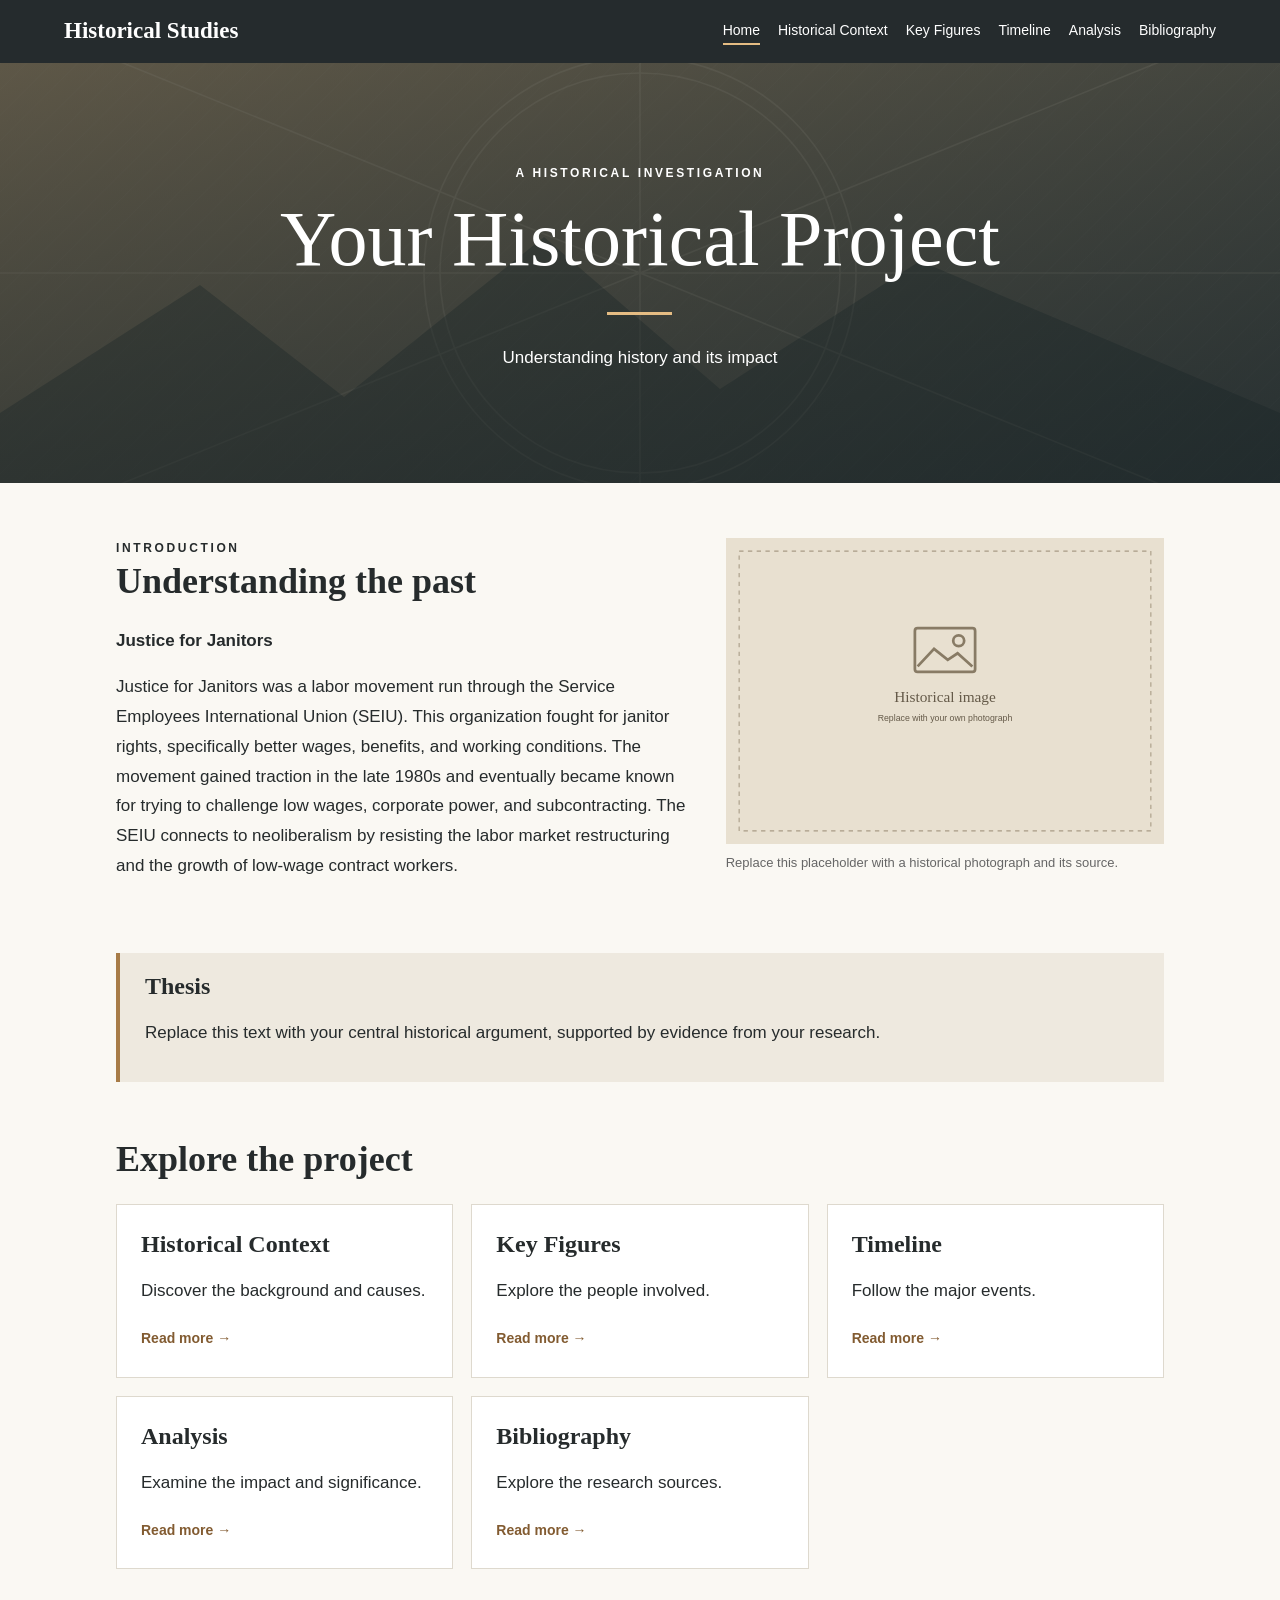
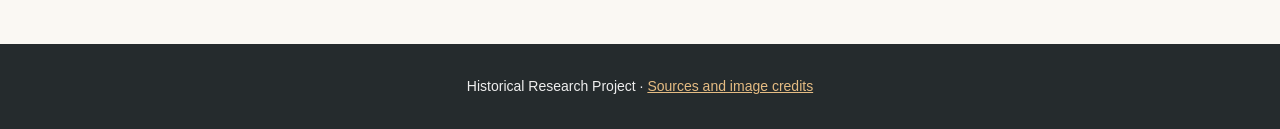
<file: index.html>
<!DOCTYPE html>
<html lang="en">
<head>
    <meta charset="UTF-8">
    <meta name="viewport" content="width=device-width, initial-scale=1">
    <title>Your Historical Project | Historical Project</title>
    <link rel="stylesheet" href="style.css">
</head>

<body>
    <nav aria-label="Main navigation">
        <a class="brand" href="index.html">Historical Studies</a>
        <div class="nav-links">
            <a href="index.html" aria-current="page">Home</a>
            <a href="history.html">Historical Context</a>
            <a href="biography.html">Key Figures</a>
            <a href="timeline.html">Timeline</a>
            <a href="analysis.html">Analysis</a>
            <a href="bibliography.html">Bibliography</a>
        </div>
    </nav>

    <header class="hero">
        <div class="eyebrow">A historical investigation</div>
        <h1>Your Historical Project</h1>
        <div class="rule"></div>
        <p>Understanding history and its impact</p>
    </header>

    <main>
        <section class="section intro">
            <div>
                <div class="eyebrow">Introduction</div>
                <h2>Understanding the past</h2>

                <p><strong>Justice for Janitors</strong></p>

                <p>
                    Justice for Janitors was a labor movement run through 
                    the Service Employees International Union (SEIU). 
                    This organization fought for janitor rights, 
                    specifically better wages, benefits, and working 
                    conditions. The movement gained traction in the 
                    late 1980s and eventually became known for trying 
                    to challenge low wages, corporate power, and 
                    subcontracting. The SEIU connects to neoliberalism 
                    by resisting the labor market restructuring and 
                    the growth of low-wage contract workers.
                </p>
            </div>

            <figure>
                <img src="images/historical.svg" 
                     alt="Placeholder for a historical image">
                <figcaption>
                    Replace this placeholder with a historical 
                    photograph and its source.
                </figcaption>
            </figure>
        </section>

        <section class="section thesis">
            <h3>Thesis</h3>
            <p>
                Replace this text with your central historical 
                argument, supported by evidence from your research.
            </p>
        </section>

        <section>
            <h2>Explore the project</h2>

            <div class="cards">
                <a class="card" href="history.html">
                    <h3>Historical Context</h3>
                    <p>Discover the background and causes.</p>
                    <span>Read more →</span>
                </a>

                <a class="card" href="biography.html">
                    <h3>Key Figures</h3>
                    <p>Explore the people involved.</p>
                    <span>Read more →</span>
                </a>

                <a class="card" href="timeline.html">
                    <h3>Timeline</h3>
                    <p>Follow the major events.</p>
                    <span>Read more →</span>
                </a>

                <a class="card" href="analysis.html">
                    <h3>Analysis</h3>
                    <p>Examine the impact and significance.</p>
                    <span>Read more →</span>
                </a>

                <a class="card" href="bibliography.html">
                    <h3>Bibliography</h3>
                    <p>Explore the research sources.</p>
                    <span>Read more →</span>
                </a>
            </div>
        </section>
    </main>

    <footer>
        Historical Research Project · 
        <a href="bibliography.html">Sources and image credits</a>
    </footer>
</body>
</html>
</file>
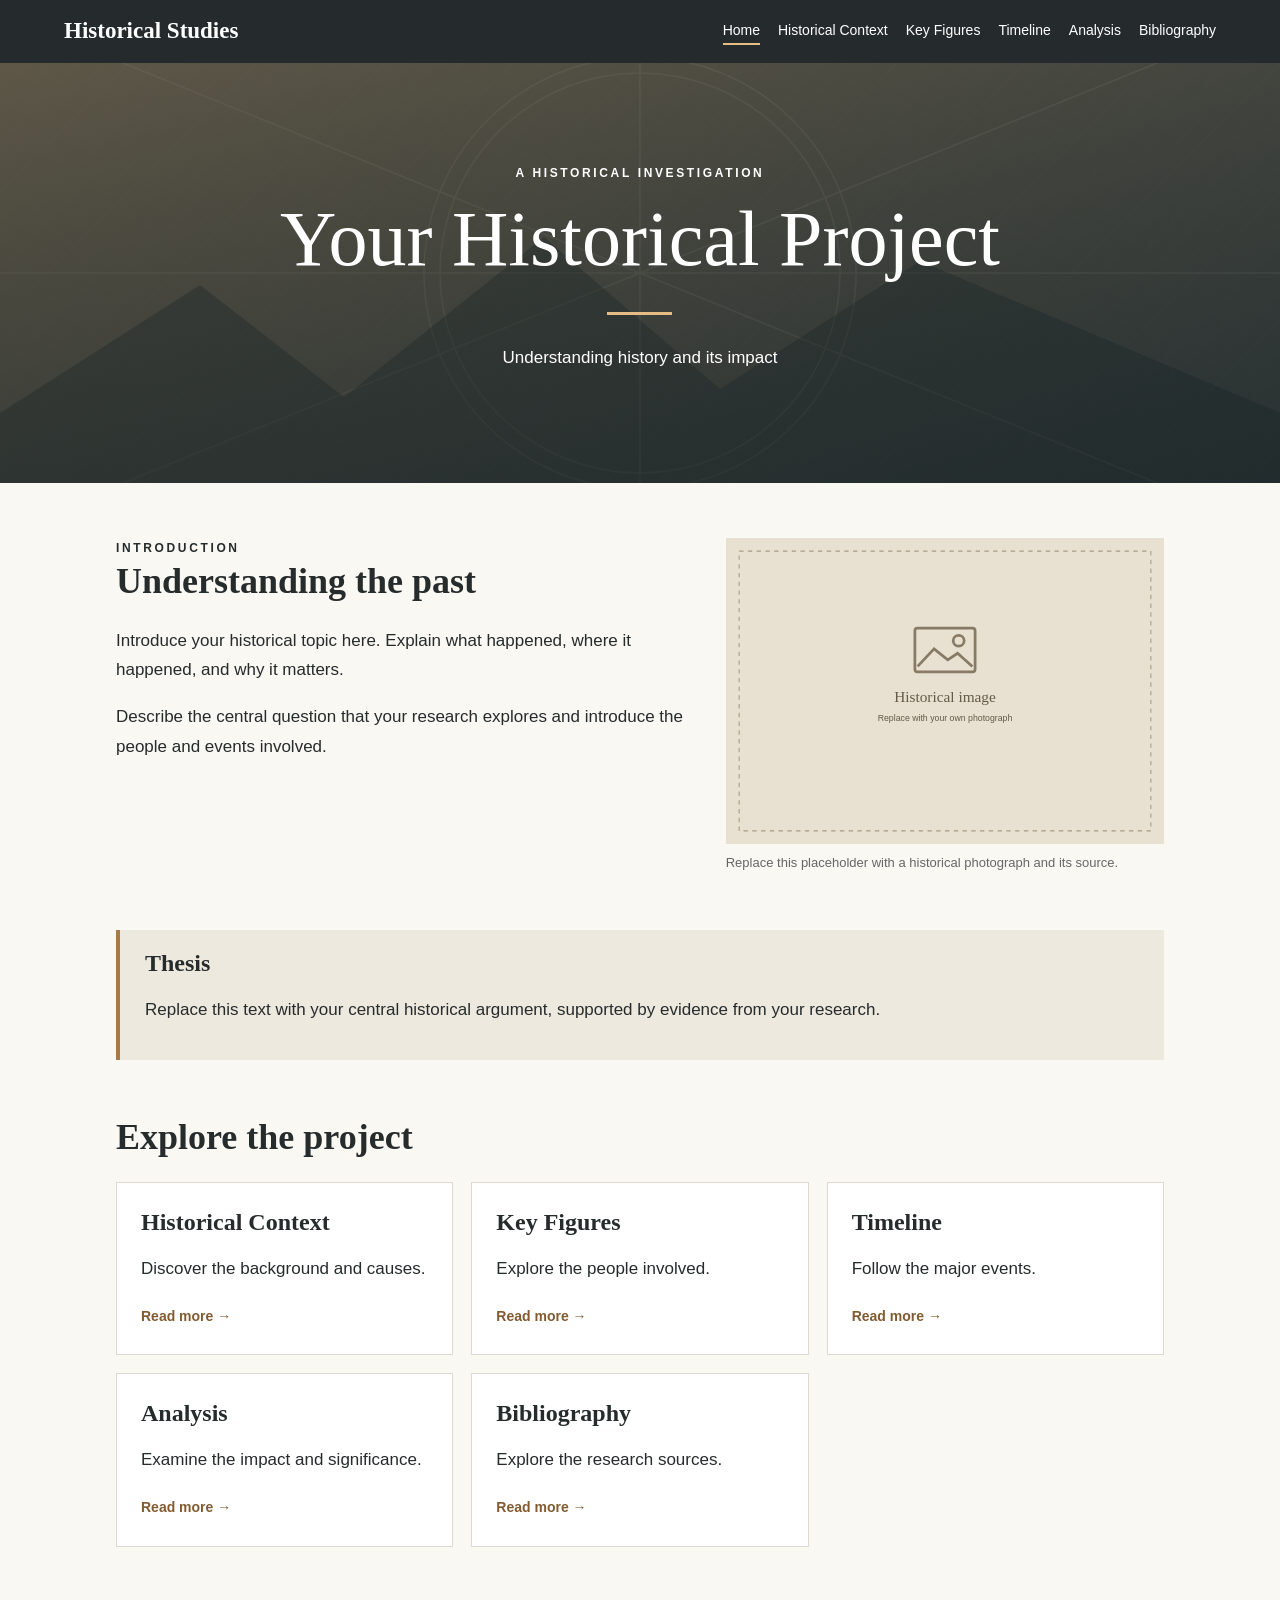
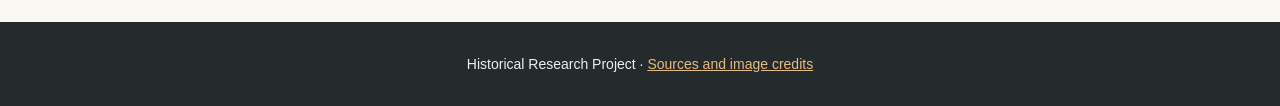
<file: history-website/index.html>
<!DOCTYPE html>
<html lang="en"><head><meta charset="UTF-8"><meta name="viewport" content="width=device-width, initial-scale=1"><title>Your Historical Project | Historical Project</title><link rel="stylesheet" href="style.css"></head>
<body><nav aria-label="Main navigation"><a class="brand" href="index.html">Historical Studies</a><div class="nav-links"><a href="index.html" aria-current="page">Home</a><a href="history.html">Historical Context</a><a href="biography.html">Key Figures</a><a href="timeline.html">Timeline</a><a href="analysis.html">Analysis</a><a href="bibliography.html">Bibliography</a></div></nav>
<header class="hero"><div class="eyebrow">A historical investigation</div><h1>Your Historical Project</h1><div class="rule"></div><p>Understanding history and its impact</p></header>
<main><section class="section intro"><div><div class="eyebrow">Introduction</div><h2>Understanding the past</h2><p>Introduce your historical topic here. Explain what happened, where it happened, and why it matters.</p><p>Describe the central question that your research explores and introduce the people and events involved.</p></div><figure><img src="images/historical.svg" alt="Placeholder for a historical image"><figcaption>Replace this placeholder with a historical photograph and its source.</figcaption></figure></section><section class="section thesis"><h3>Thesis</h3><p>Replace this text with your central historical argument, supported by evidence from your research.</p></section><section><h2>Explore the project</h2><div class="cards"><a class="card" href="history.html"><h3>Historical Context</h3><p>Discover the background and causes.</p><span>Read more →</span></a><a class="card" href="biography.html"><h3>Key Figures</h3><p>Explore the people involved.</p><span>Read more →</span></a><a class="card" href="timeline.html"><h3>Timeline</h3><p>Follow the major events.</p><span>Read more →</span></a><a class="card" href="analysis.html"><h3>Analysis</h3><p>Examine the impact and significance.</p><span>Read more →</span></a><a class="card" href="bibliography.html"><h3>Bibliography</h3><p>Explore the research sources.</p><span>Read more →</span></a></div></section></main><footer>Historical Research Project · <a href="bibliography.html">Sources and image credits</a></footer></body></html>
</file>
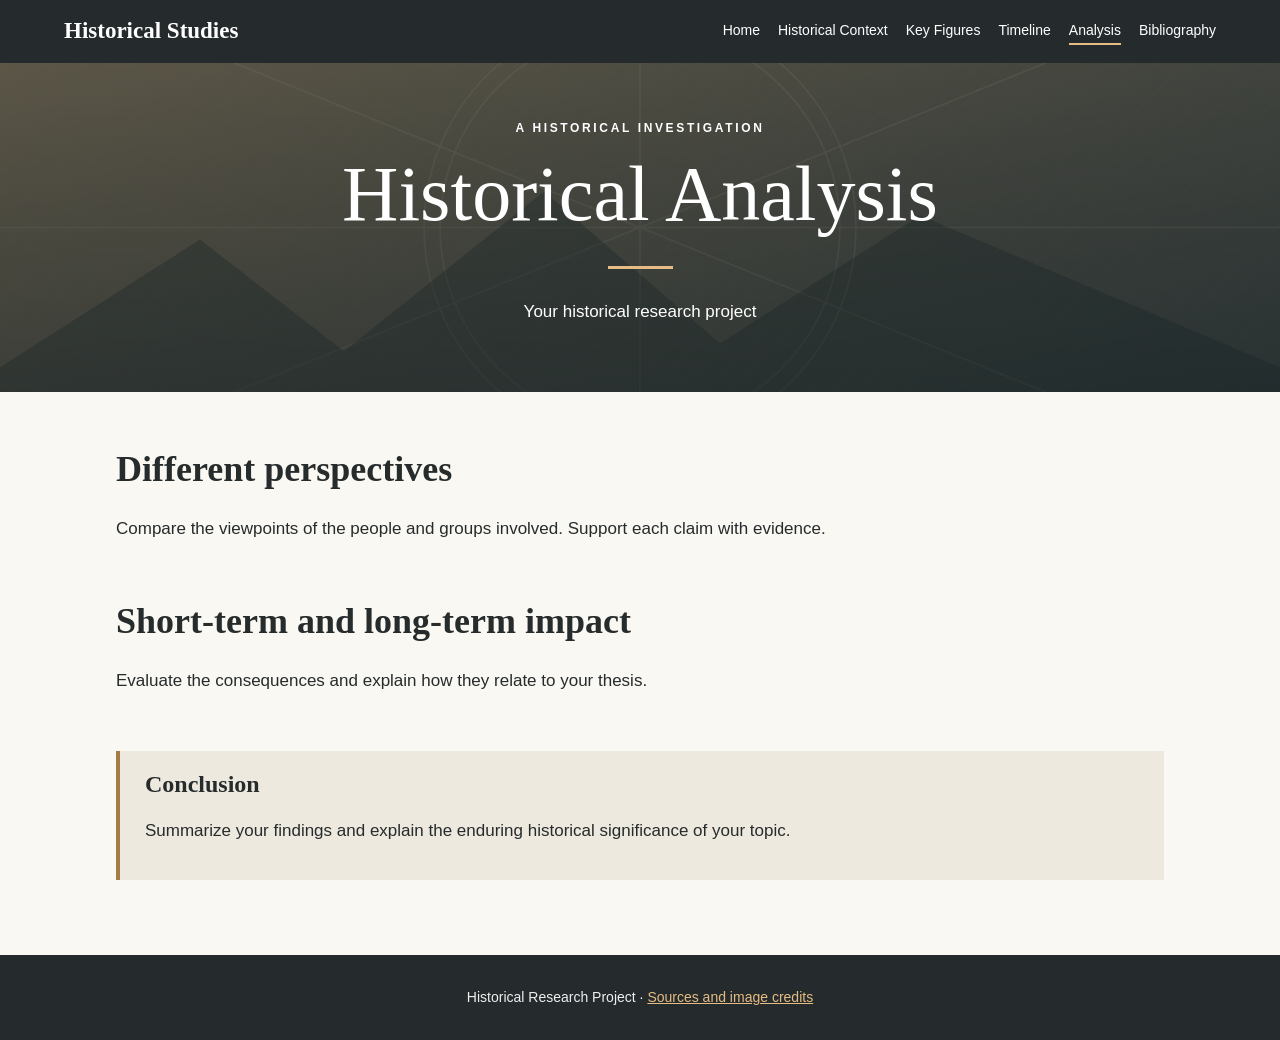
<file: analysis.html>
<!DOCTYPE html>
<html lang="en"><head><meta charset="UTF-8"><meta name="viewport" content="width=device-width, initial-scale=1"><title>Historical Analysis | Historical Project</title><link rel="stylesheet" href="style.css"></head>
<body><nav aria-label="Main navigation"><a class="brand" href="index.html">Historical Studies</a><div class="nav-links"><a href="index.html">Home</a><a href="history.html">Historical Context</a><a href="biography.html">Key Figures</a><a href="timeline.html">Timeline</a><a href="analysis.html" aria-current="page">Analysis</a><a href="bibliography.html">Bibliography</a></div></nav>
<header class="hero small"><div class="eyebrow">A historical investigation</div><h1>Historical Analysis</h1><div class="rule"></div><p>Your historical research project</p></header>
<main><section class="section"><h2>Different perspectives</h2><p>Compare the viewpoints of the people and groups involved. Support each claim with evidence.</p></section><section class="section"><h2>Short-term and long-term impact</h2><p>Evaluate the consequences and explain how they relate to your thesis.</p></section><section class="thesis"><h3>Conclusion</h3><p>Summarize your findings and explain the enduring historical significance of your topic.</p></section></main><footer>Historical Research Project · <a href="bibliography.html">Sources and image credits</a></footer></body></html>
</file>
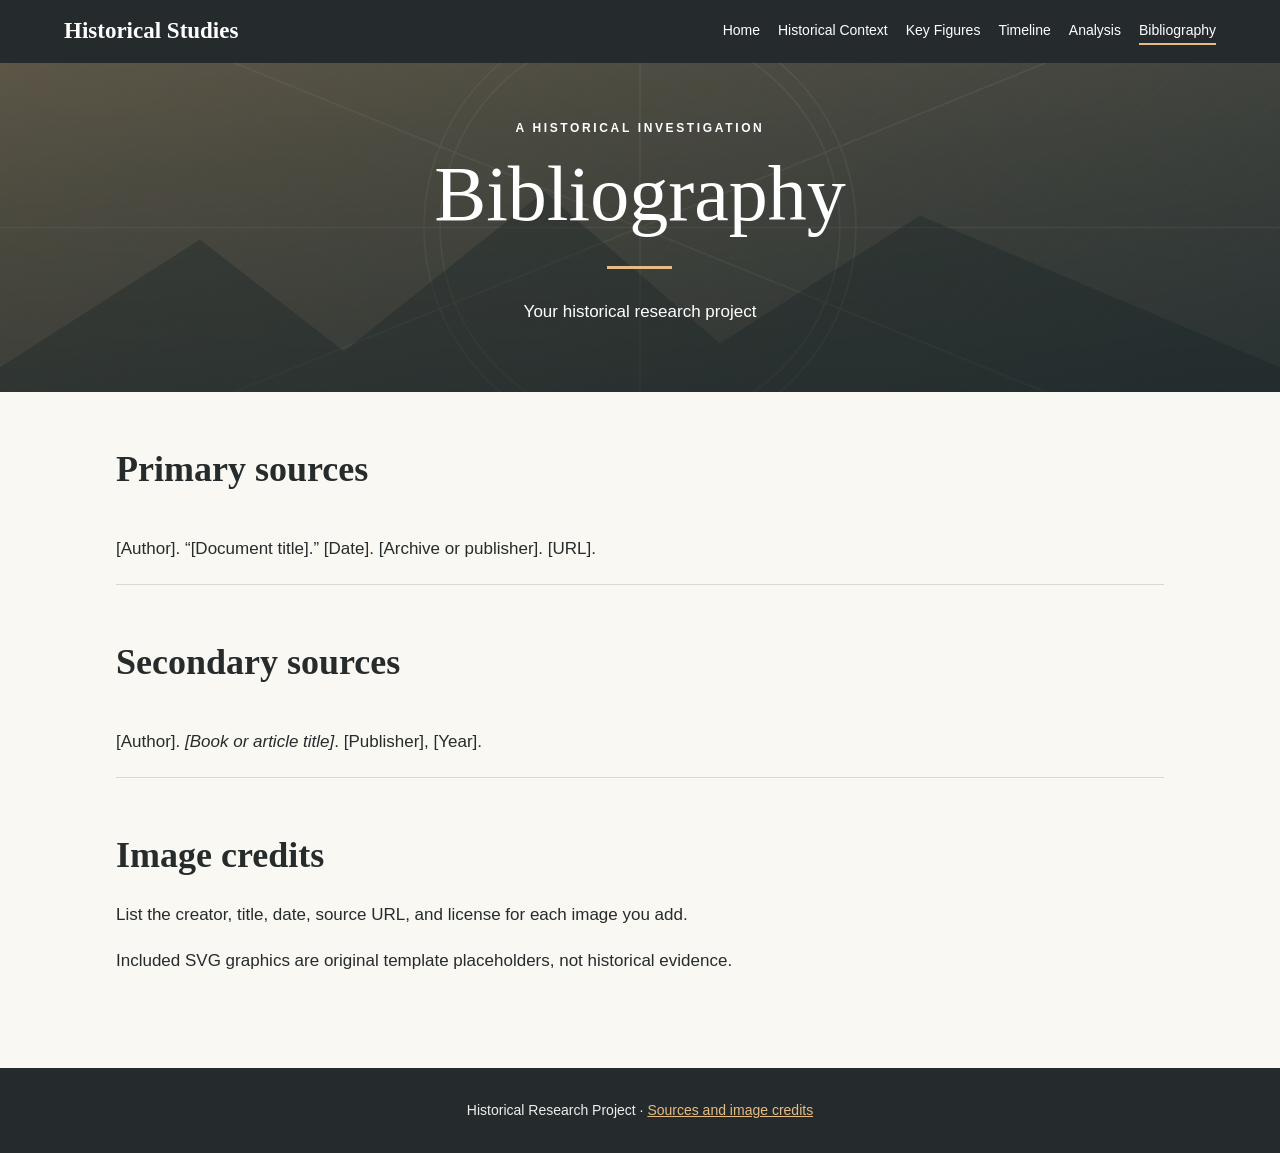
<file: bibliography.html>
<!DOCTYPE html>
<html lang="en"><head><meta charset="UTF-8"><meta name="viewport" content="width=device-width, initial-scale=1"><title>Bibliography | Historical Project</title><link rel="stylesheet" href="style.css"></head>
<body><nav aria-label="Main navigation"><a class="brand" href="index.html">Historical Studies</a><div class="nav-links"><a href="index.html">Home</a><a href="history.html">Historical Context</a><a href="biography.html">Key Figures</a><a href="timeline.html">Timeline</a><a href="analysis.html">Analysis</a><a href="bibliography.html" aria-current="page">Bibliography</a></div></nav>
<header class="hero small"><div class="eyebrow">A historical investigation</div><h1>Bibliography</h1><div class="rule"></div><p>Your historical research project</p></header>
<main><section class="section"><h2>Primary sources</h2><div class="source">[Author]. “[Document title].” [Date]. [Archive or publisher]. [URL].</div></section><section class="section"><h2>Secondary sources</h2><div class="source">[Author]. <em>[Book or article title]</em>. [Publisher], [Year].</div></section><section><h2>Image credits</h2><p>List the creator, title, date, source URL, and license for each image you add.</p><p>Included SVG graphics are original template placeholders, not historical evidence.</p></section></main><footer>Historical Research Project · <a href="bibliography.html">Sources and image credits</a></footer></body></html>
</file>
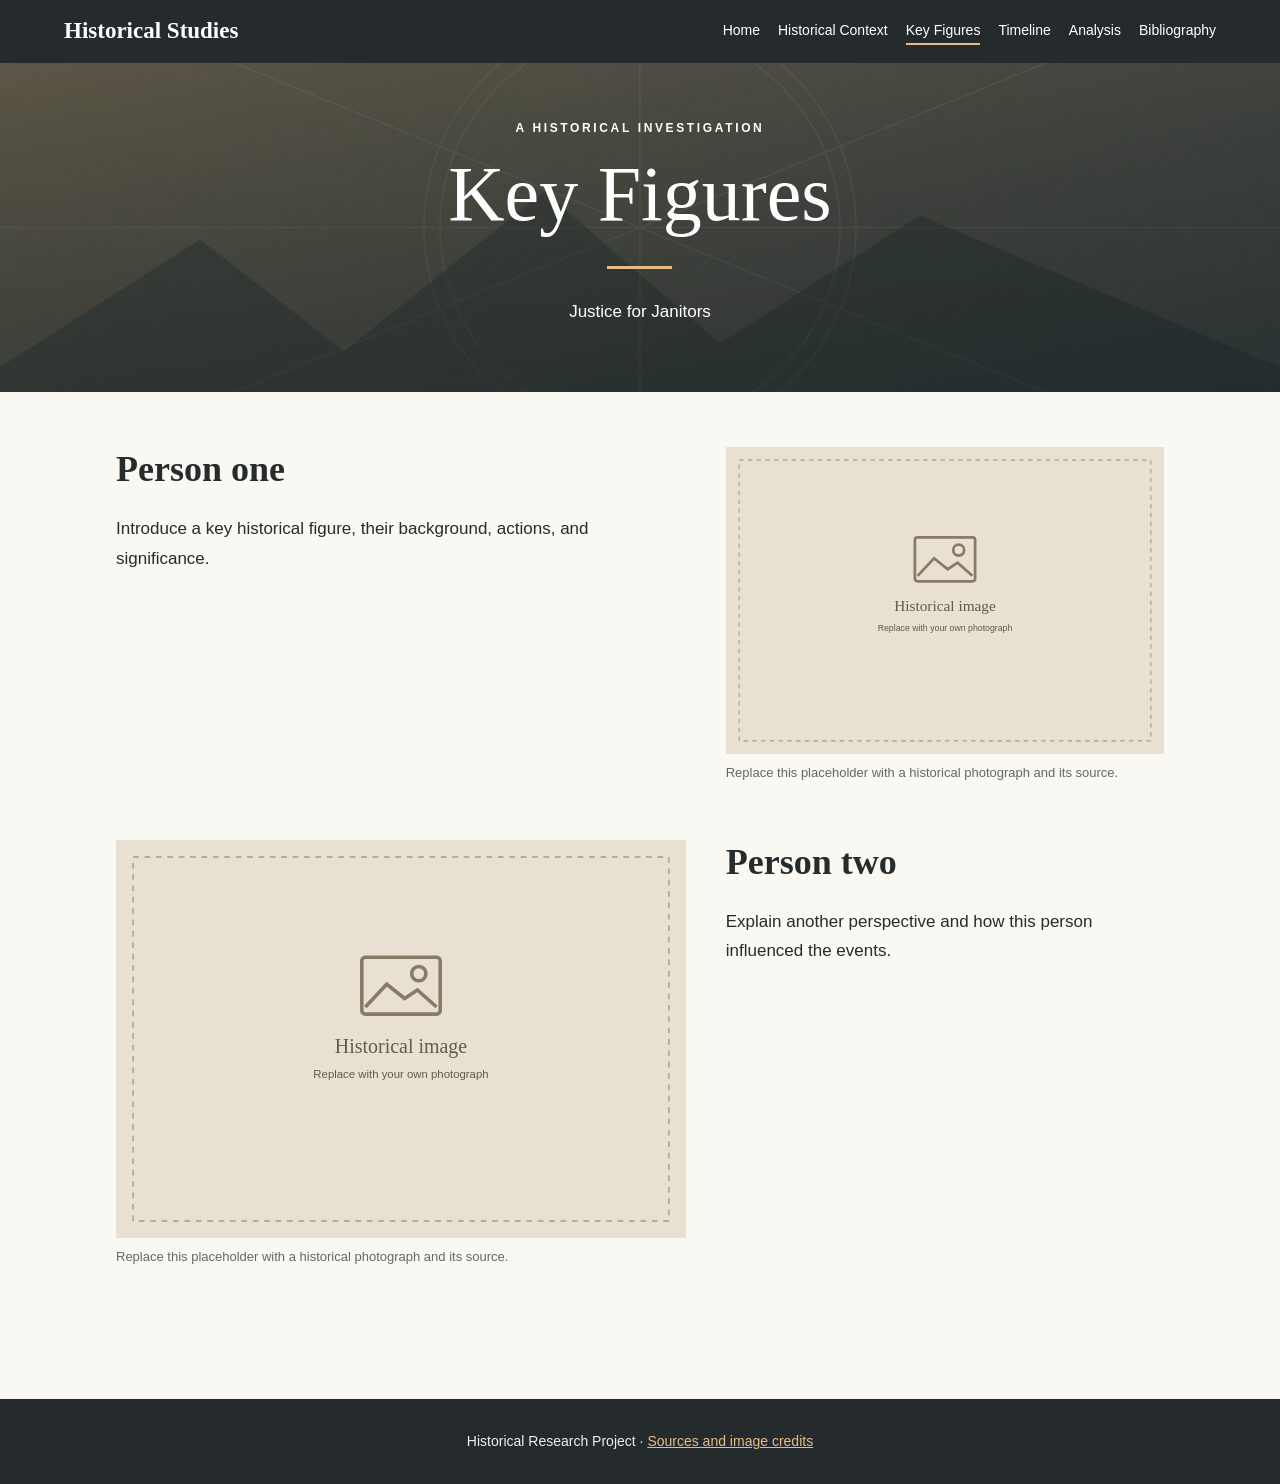
<file: biography.html>
<!DOCTYPE html>
<html lang="en"><head><meta charset="UTF-8"><meta name="viewport" content="width=device-width, initial-scale=1"><title>Key Figures | Historical Project</title><link rel="stylesheet" href="style.css"></head>
<body><nav aria-label="Main navigation"><a class="brand" href="index.html">Historical Studies</a><div class="nav-links"><a href="index.html">Home</a><a href="history.html">Historical Context</a><a href="biography.html" aria-current="page">Key Figures</a><a href="timeline.html">Timeline</a><a href="analysis.html">Analysis</a><a href="bibliography.html">Bibliography</a></div></nav>
<header class="hero small"><div class="eyebrow">A historical investigation</div><h1>Key Figures</h1><div class="rule"></div><p>Justice for Janitors  </p></header>
<main><section class="section intro"><div><h2>Person one</h2><p>Introduce a key historical figure, their background, actions, and significance.</p></div><figure><img src="images/historical.svg" alt="Placeholder for a historical image"><figcaption>Replace this placeholder with a historical photograph and its source.</figcaption></figure></section><section class="section intro"><figure><img src="images/historical.svg" alt="Placeholder for a historical image"><figcaption>Replace this placeholder with a historical photograph and its source.</figcaption></figure><div><h2>Person two</h2><p>Explain another perspective and how this person influenced the events.</p></div></section></main><footer>Historical Research Project · <a href="bibliography.html">Sources and image credits</a></footer></body></html>
</file>
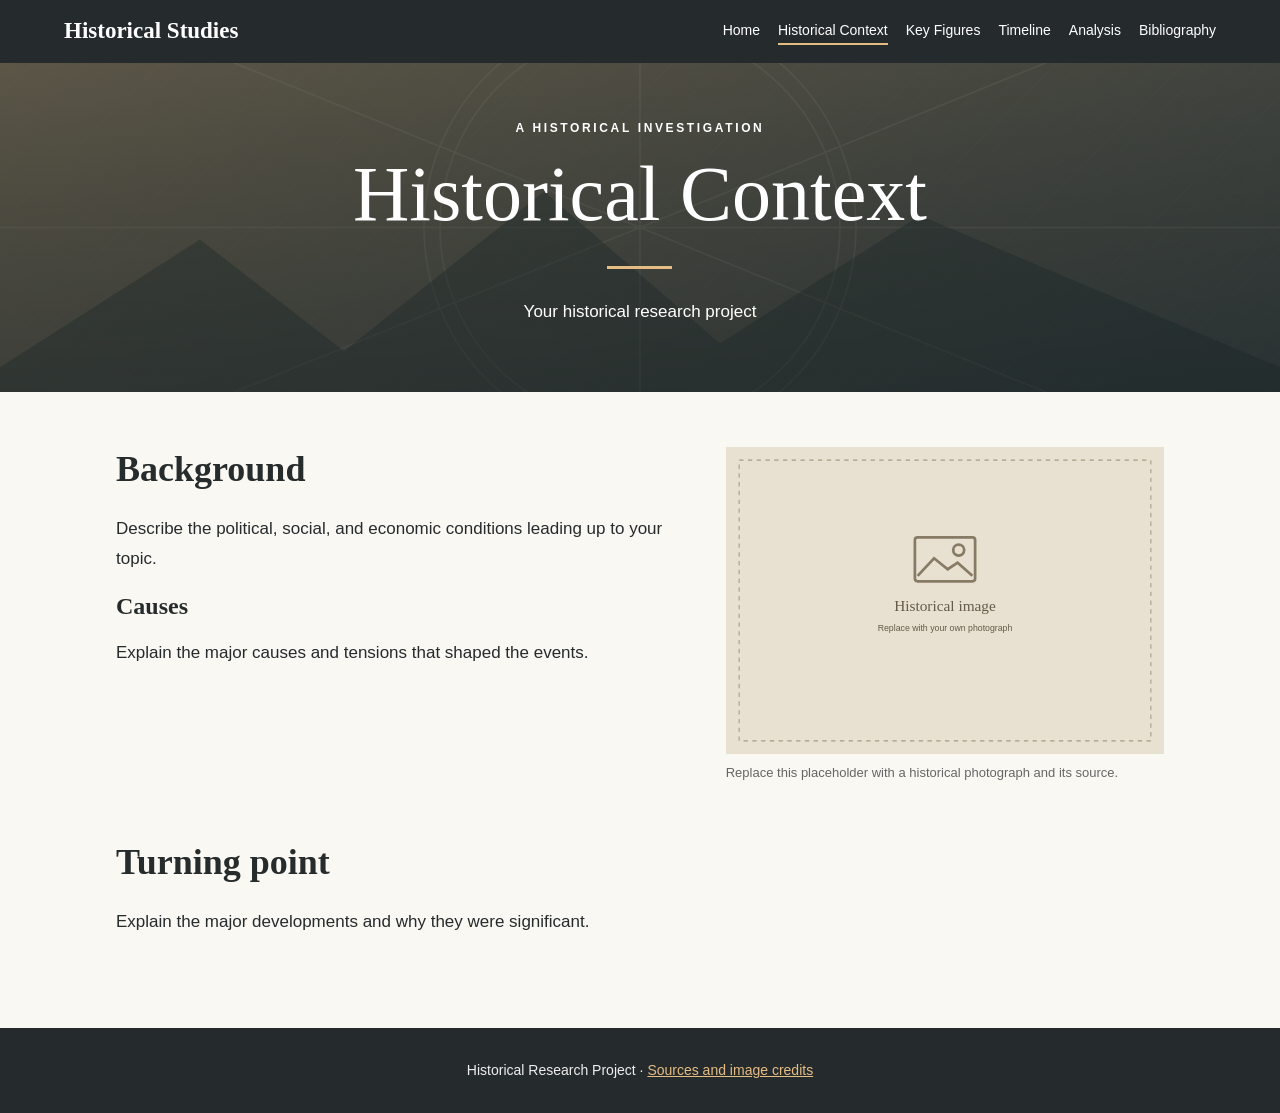
<file: history.html>
<!DOCTYPE html>
<html lang="en"><head><meta charset="UTF-8"><meta name="viewport" content="width=device-width, initial-scale=1"><title>Historical Context | Historical Project</title><link rel="stylesheet" href="style.css"></head>
<body><nav aria-label="Main navigation"><a class="brand" href="index.html">Historical Studies</a><div class="nav-links"><a href="index.html">Home</a><a href="history.html" aria-current="page">Historical Context</a><a href="biography.html">Key Figures</a><a href="timeline.html">Timeline</a><a href="analysis.html">Analysis</a><a href="bibliography.html">Bibliography</a></div></nav>
<header class="hero small"><div class="eyebrow">A historical investigation</div><h1>Historical Context</h1><div class="rule"></div><p>Your historical research project</p></header>
<main><section class="section intro"><div><h2>Background</h2><p>Describe the political, social, and economic conditions leading up to your topic.</p><h3>Causes</h3><p>Explain the major causes and tensions that shaped the events.</p></div><figure><img src="images/historical.svg" alt="Placeholder for a historical image"><figcaption>Replace this placeholder with a historical photograph and its source.</figcaption></figure></section><section><h2>Turning point</h2><p>Explain the major developments and why they were significant.</p></section></main><footer>Historical Research Project · <a href="bibliography.html">Sources and image credits</a></footer></body></html>
</file>
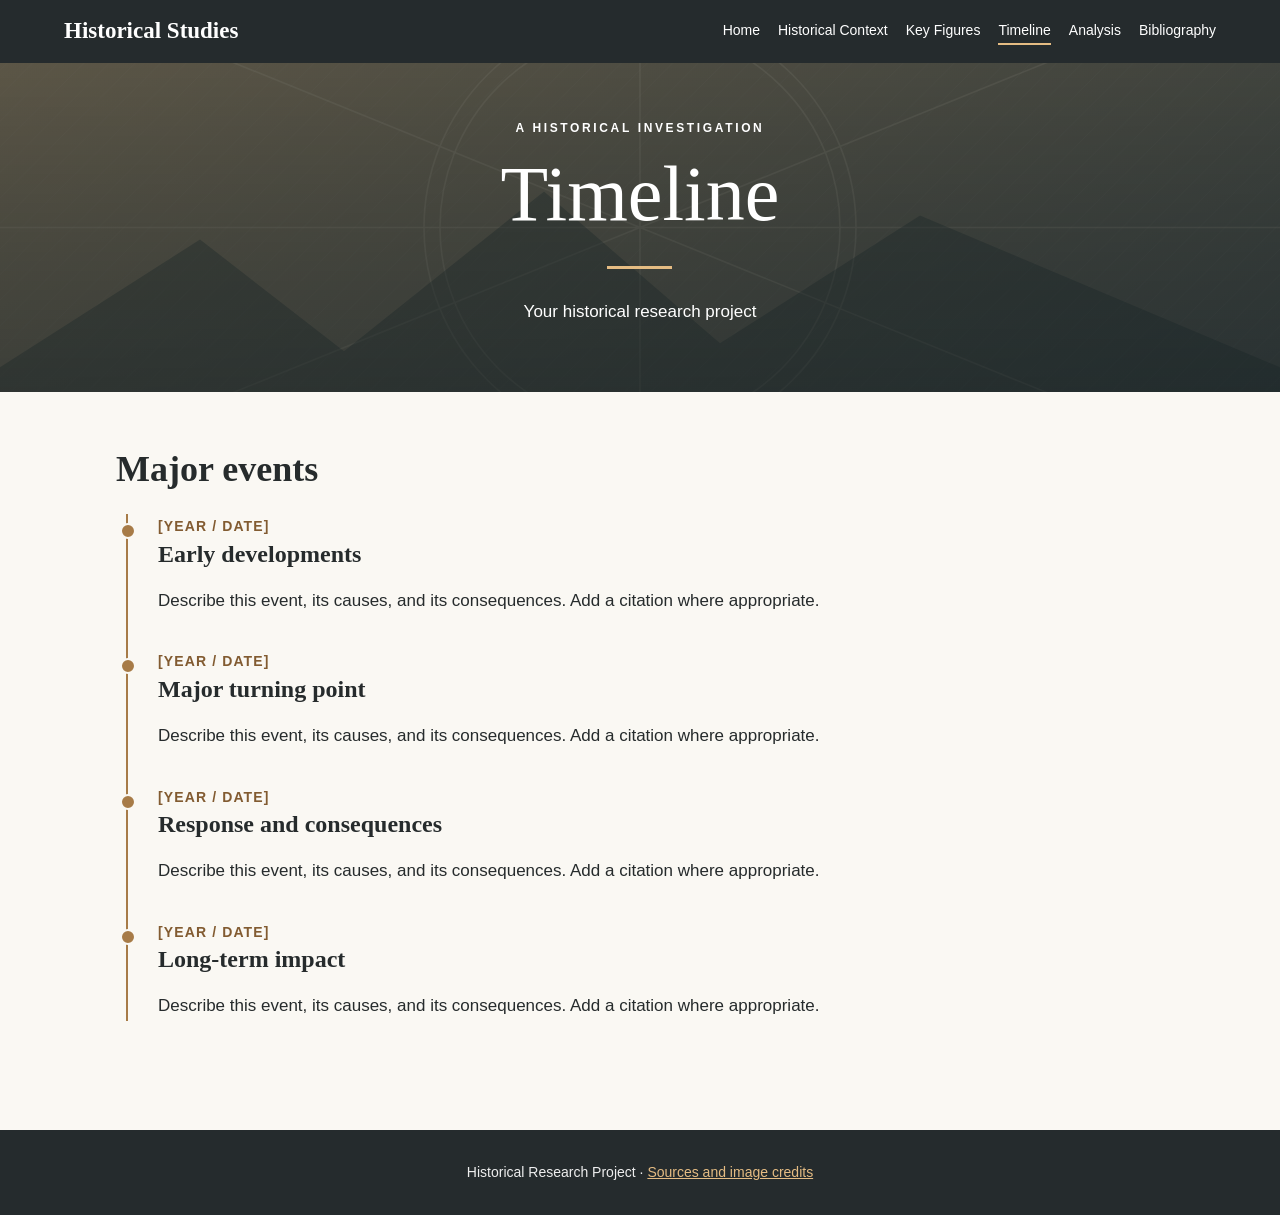
<file: timeline.html>
<!DOCTYPE html>
<html lang="en"><head><meta charset="UTF-8"><meta name="viewport" content="width=device-width, initial-scale=1"><title>Timeline | Historical Project</title><link rel="stylesheet" href="style.css"></head>
<body><nav aria-label="Main navigation"><a class="brand" href="index.html">Historical Studies</a><div class="nav-links"><a href="index.html">Home</a><a href="history.html">Historical Context</a><a href="biography.html">Key Figures</a><a href="timeline.html" aria-current="page">Timeline</a><a href="analysis.html">Analysis</a><a href="bibliography.html">Bibliography</a></div></nav>
<header class="hero small"><div class="eyebrow">A historical investigation</div><h1>Timeline</h1><div class="rule"></div><p>Your historical research project</p></header>
<main><h2>Major events</h2><div class="timeline"><article class="event"><div class="date">[YEAR / DATE]</div><h3>Early developments</h3><p>Describe this event, its causes, and its consequences. Add a citation where appropriate.</p></article><article class="event"><div class="date">[YEAR / DATE]</div><h3>Major turning point</h3><p>Describe this event, its causes, and its consequences. Add a citation where appropriate.</p></article><article class="event"><div class="date">[YEAR / DATE]</div><h3>Response and consequences</h3><p>Describe this event, its causes, and its consequences. Add a citation where appropriate.</p></article><article class="event"><div class="date">[YEAR / DATE]</div><h3>Long-term impact</h3><p>Describe this event, its causes, and its consequences. Add a citation where appropriate.</p></article></div></main><footer>Historical Research Project · <a href="bibliography.html">Sources and image credits</a></footer></body></html>
</file>
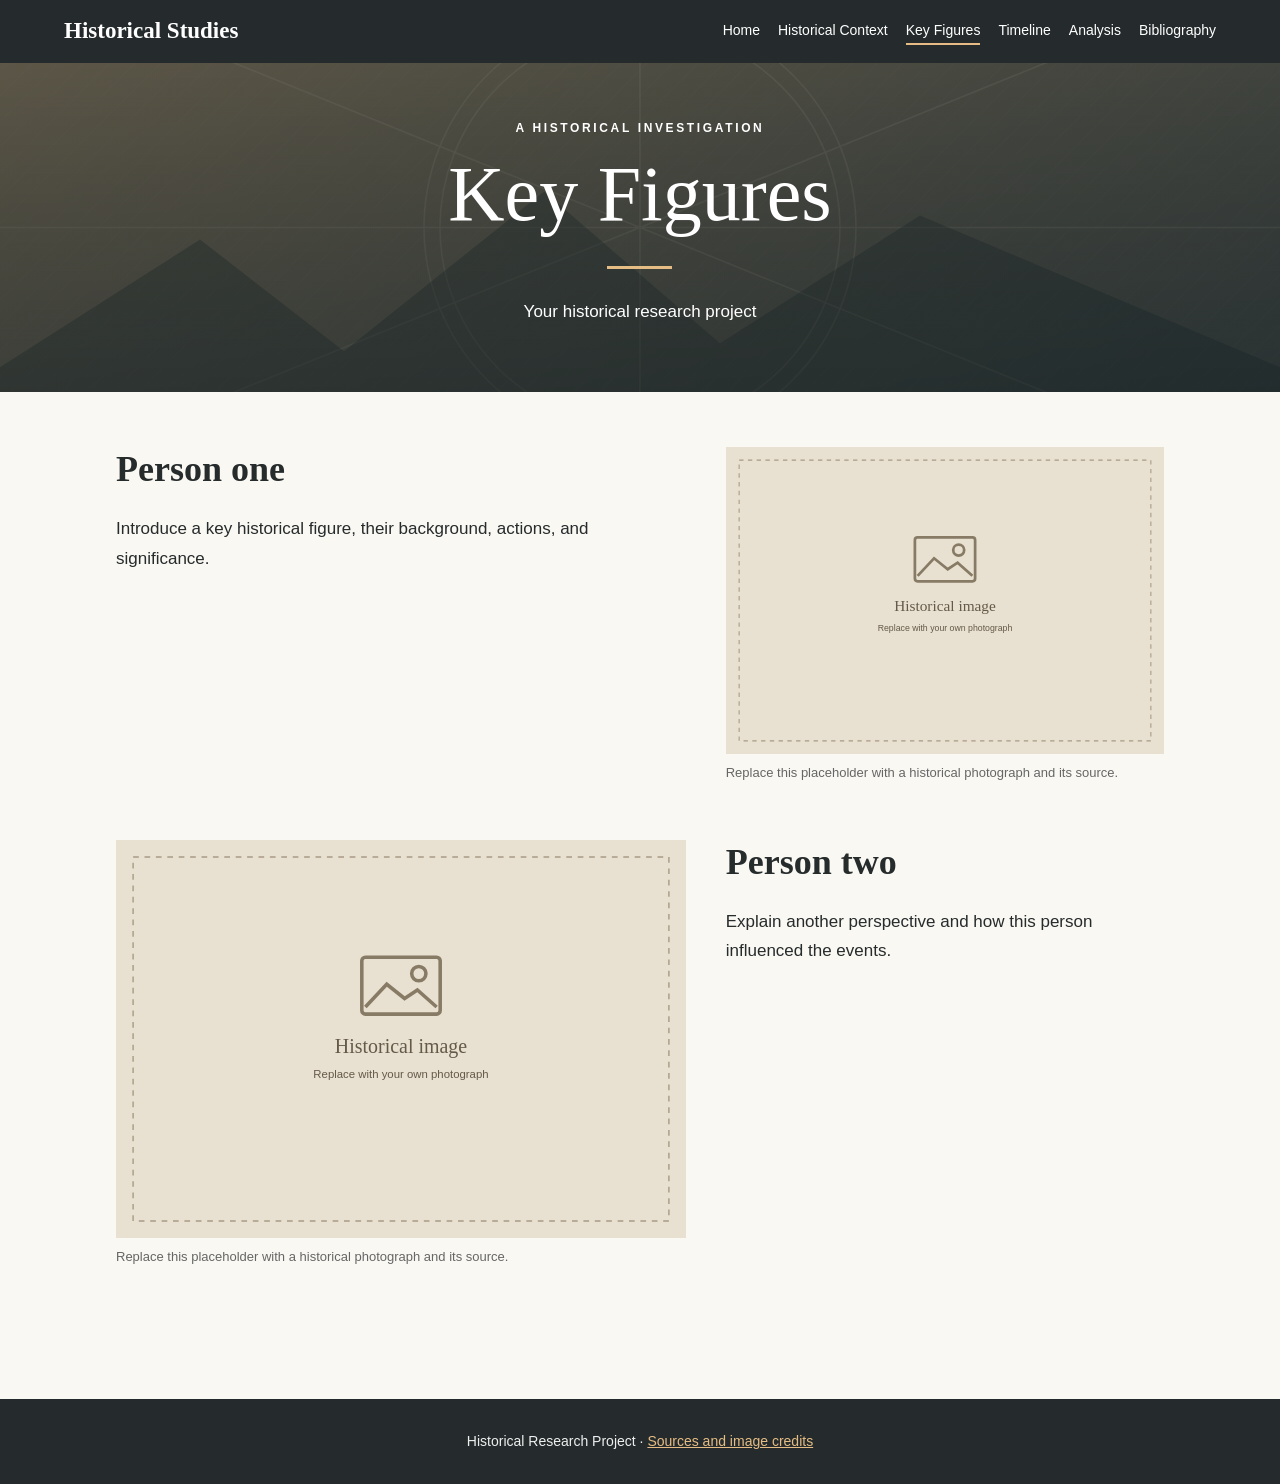
<file: history-website/biography.html>
<!DOCTYPE html>
<html lang="en"><head><meta charset="UTF-8"><meta name="viewport" content="width=device-width, initial-scale=1"><title>Key Figures | Historical Project</title><link rel="stylesheet" href="style.css"></head>
<body><nav aria-label="Main navigation"><a class="brand" href="index.html">Historical Studies</a><div class="nav-links"><a href="index.html">Home</a><a href="history.html">Historical Context</a><a href="biography.html" aria-current="page">Key Figures</a><a href="timeline.html">Timeline</a><a href="analysis.html">Analysis</a><a href="bibliography.html">Bibliography</a></div></nav>
<header class="hero small"><div class="eyebrow">A historical investigation</div><h1>Key Figures</h1><div class="rule"></div><p>Your historical research project</p></header>
<main><section class="section intro"><div><h2>Person one</h2><p>Introduce a key historical figure, their background, actions, and significance.</p></div><figure><img src="images/historical.svg" alt="Placeholder for a historical image"><figcaption>Replace this placeholder with a historical photograph and its source.</figcaption></figure></section><section class="section intro"><figure><img src="images/historical.svg" alt="Placeholder for a historical image"><figcaption>Replace this placeholder with a historical photograph and its source.</figcaption></figure><div><h2>Person two</h2><p>Explain another perspective and how this person influenced the events.</p></div></section></main><footer>Historical Research Project · <a href="bibliography.html">Sources and image credits</a></footer></body></html>
</file>
<file: style.css>
:root{--ink:#262b2c;--paper:#faf8f3;--accent:#a77b47;--line:#ded9ce}*{box-sizing:border-box}body{margin:0;background:var(--paper);color:var(--ink);font:17px/1.75 Arial,sans-serif}a{color:inherit}nav{background:#252b2d;color:white;display:flex;align-items:center;justify-content:space-between;gap:20px;padding:18px max(5%,calc((100% - 1200px)/2));flex-wrap:wrap}nav a{text-decoration:none}nav .brand{font: bold 23px Georgia,serif;white-space:nowrap}.nav-links{display:flex;flex-wrap:wrap;gap:18px;font-size:14px}.nav-links a{border-bottom:2px solid transparent}.nav-links a:hover,.nav-links a[aria-current]{border-color:#e5bc83}.hero{min-height:420px;display:grid;place-content:center;text-align:center;color:white;padding:55px 24px;background:linear-gradient(#17202388,#172023aa),url('images/banner.svg') center/cover}.hero.small{min-height:260px}.eyebrow{text-transform:uppercase;letter-spacing:.22em;font-size:12px;font-weight:bold}.hero h1{font:normal clamp(38px,7vw,78px)/1.1 Georgia,serif;margin:12px 0}.hero p{margin:10px auto;max-width:650px}.rule{height:3px;width:65px;background:#e5bc83;margin:18px auto}main{max-width:1100px;margin:auto;padding:55px 26px 75px}h2,h3{font-family:Georgia,serif;line-height:1.25}h2{font-size:36px;margin:0 0 22px}h3{font-size:24px;margin:0 0 10px}.section{margin-bottom:55px}.intro{display:grid;grid-template-columns:1.3fr 1fr;gap:40px;align-items:start}figure{margin:0}figure img{width:100%;display:block}figcaption{font-size:13px;color:#666;margin-top:8px}.cards{display:grid;grid-template-columns:repeat(3,1fr);gap:18px}.card{display:block;text-decoration:none;background:white;border:1px solid var(--line);padding:24px;transition:transform .2s,border-color .2s}.card:hover{transform:translateY(-4px);border-color:var(--accent)}.card span{color:#825b31;font-size:14px;font-weight:bold}.thesis{border-left:4px solid var(--accent);padding:18px 25px;background:#eee9df}.timeline{border-left:2px solid var(--accent);margin-left:10px;padding-left:30px}.event{position:relative;margin-bottom:34px}.event:before{content:'';position:absolute;left:-38px;top:9px;width:12px;height:12px;border-radius:50%;background:var(--accent);border:2px solid var(--paper)}.date{color:#825b31;font-weight:bold;font-size:14px;letter-spacing:.08em}.source{padding:20px 0;border-bottom:1px solid var(--line)}footer{background:#252b2d;color:#eee;text-align:center;padding:30px 20px;font-size:14px}footer a{color:#e5bc83}a:focus-visible{outline:3px solid #b88848;outline-offset:4px}@media(max-width:760px){.intro,.cards{grid-template-columns:1fr}.hero{min-height:320px}nav{padding:16px 20px}.nav-links{gap:12px}main{padding:38px 20px}h2{font-size:30px}}
</file>
<file: history-website/style.css>
:root{--ink:#262b2c;--paper:#faf8f3;--accent:#a77b47;--line:#ded9ce}*{box-sizing:border-box}body{margin:0;background:var(--paper);color:var(--ink);font:17px/1.75 Arial,sans-serif}a{color:inherit}nav{background:#252b2d;color:white;display:flex;align-items:center;justify-content:space-between;gap:20px;padding:18px max(5%,calc((100% - 1200px)/2));flex-wrap:wrap}nav a{text-decoration:none}nav .brand{font: bold 23px Georgia,serif;white-space:nowrap}.nav-links{display:flex;flex-wrap:wrap;gap:18px;font-size:14px}.nav-links a{border-bottom:2px solid transparent}.nav-links a:hover,.nav-links a[aria-current]{border-color:#e5bc83}.hero{min-height:420px;display:grid;place-content:center;text-align:center;color:white;padding:55px 24px;background:linear-gradient(#17202388,#172023aa),url('images/banner.svg') center/cover}.hero.small{min-height:260px}.eyebrow{text-transform:uppercase;letter-spacing:.22em;font-size:12px;font-weight:bold}.hero h1{font:normal clamp(38px,7vw,78px)/1.1 Georgia,serif;margin:12px 0}.hero p{margin:10px auto;max-width:650px}.rule{height:3px;width:65px;background:#e5bc83;margin:18px auto}main{max-width:1100px;margin:auto;padding:55px 26px 75px}h2,h3{font-family:Georgia,serif;line-height:1.25}h2{font-size:36px;margin:0 0 22px}h3{font-size:24px;margin:0 0 10px}.section{margin-bottom:55px}.intro{display:grid;grid-template-columns:1.3fr 1fr;gap:40px;align-items:start}figure{margin:0}figure img{width:100%;display:block}figcaption{font-size:13px;color:#666;margin-top:8px}.cards{display:grid;grid-template-columns:repeat(3,1fr);gap:18px}.card{display:block;text-decoration:none;background:white;border:1px solid var(--line);padding:24px;transition:transform .2s,border-color .2s}.card:hover{transform:translateY(-4px);border-color:var(--accent)}.card span{color:#825b31;font-size:14px;font-weight:bold}.thesis{border-left:4px solid var(--accent);padding:18px 25px;background:#eee9df}.timeline{border-left:2px solid var(--accent);margin-left:10px;padding-left:30px}.event{position:relative;margin-bottom:34px}.event:before{content:'';position:absolute;left:-38px;top:9px;width:12px;height:12px;border-radius:50%;background:var(--accent);border:2px solid var(--paper)}.date{color:#825b31;font-weight:bold;font-size:14px;letter-spacing:.08em}.source{padding:20px 0;border-bottom:1px solid var(--line)}footer{background:#252b2d;color:#eee;text-align:center;padding:30px 20px;font-size:14px}footer a{color:#e5bc83}a:focus-visible{outline:3px solid #b88848;outline-offset:4px}@media(max-width:760px){.intro,.cards{grid-template-columns:1fr}.hero{min-height:320px}nav{padding:16px 20px}.nav-links{gap:12px}main{padding:38px 20px}h2{font-size:30px}}
</file>
